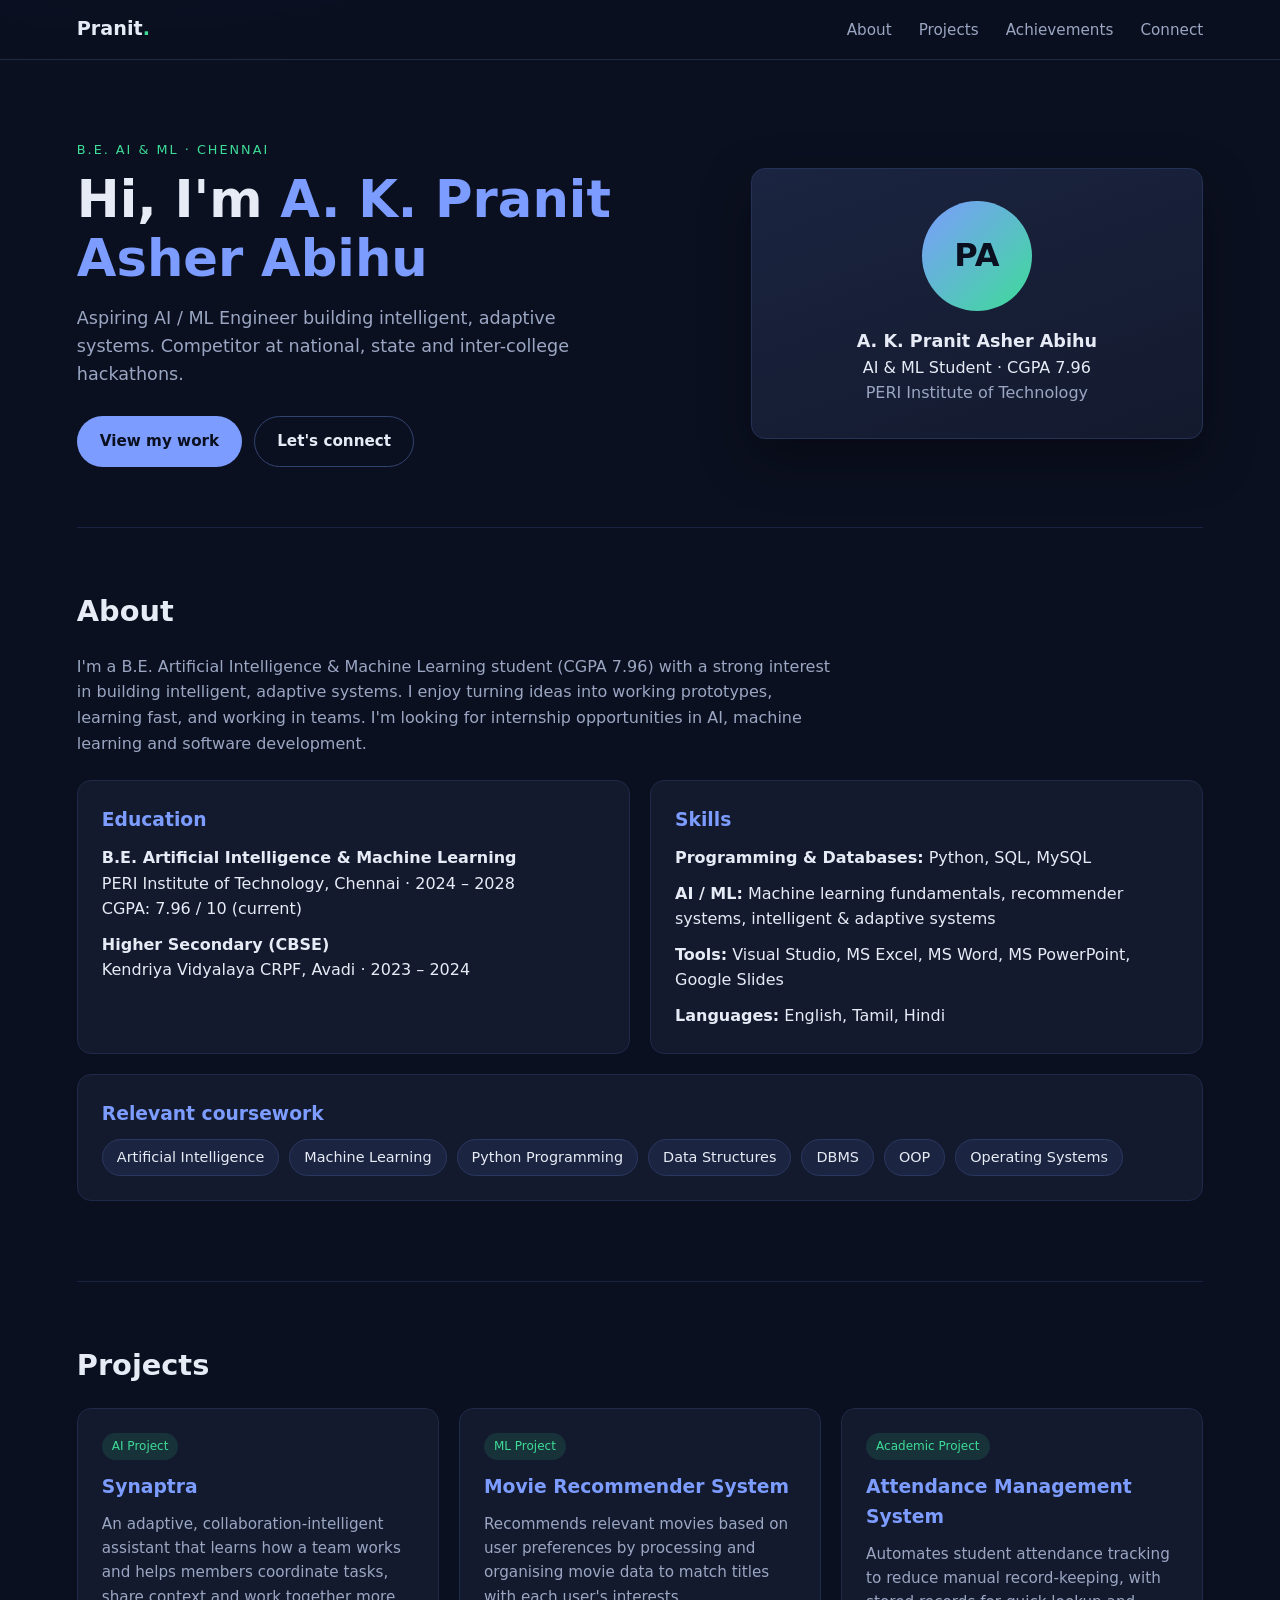
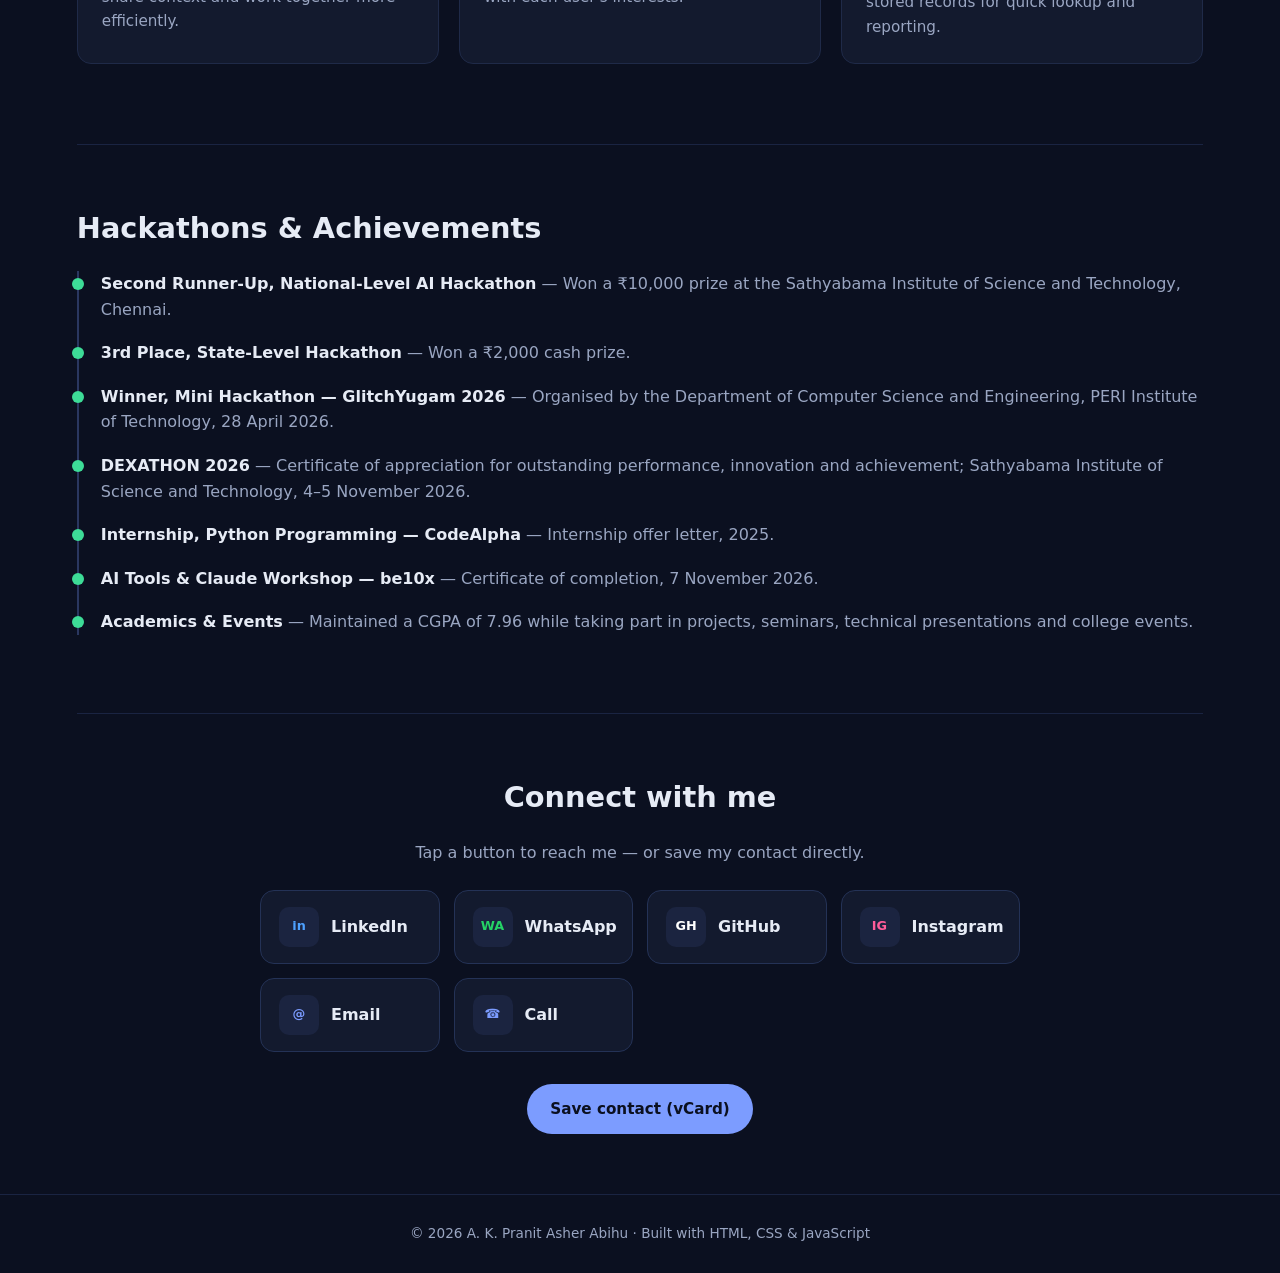
<file: index.html>
<!DOCTYPE html>
<html lang="en">
<head>
  <meta charset="UTF-8" />
  <meta name="viewport" content="width=device-width, initial-scale=1.0" />
  <title>A. K. Pranit Asher Abihu | AI & ML Engineer</title>
  <meta name="description" content="Portfolio and contact links of A. K. Pranit Asher Abihu, B.E. AI & ML student aspiring to be an AI/ML Engineer." />
  <link rel="stylesheet" href="style.css" />
</head>
<body>

  <!-- ============================================================
       EDIT YOUR LINKS HERE — replace the "your-..." parts
       ============================================================ -->
  <script>
    const LINKS = {
      linkedin:  "https://www.linkedin.com/in/pranit-asher-abihu-a-k-",
      github:    "https://github.com/abihuFalca",
      instagram: "https://www.instagram.com/may.be_pranit",
      whatsapp:  "https://wa.me/919445033990",   // country code + number, no + or spaces
      email:     "mailto:akpranit6@gmail.com",
      phone:     "tel:+919445033990"
    };
  </script>

  <header class="topbar">
    <span class="brand">Pranit<span>.</span></span>
    <nav>
      <a href="#about">About</a>
      <a href="#projects">Projects</a>
      <a href="#achievements">Achievements</a>
      <a href="#connect">Connect</a>
    </nav>
  </header>

  <main>
    <!-- HERO -->
    <section class="hero">
      <div class="hero-text">
        <p class="eyebrow">B.E. AI &amp; ML · Chennai</p>
        <h1>Hi, I'm <span class="accent">A. K. Pranit Asher Abihu</span></h1>
        <p class="lead">
          Aspiring AI / ML Engineer building intelligent, adaptive systems.
          Competitor at national, state and inter-college hackathons.
        </p>
        <div class="cta">
          <a class="btn primary" href="#projects">View my work</a>
          <a class="btn ghost" href="#connect">Let's connect</a>
        </div>
      </div>
      <div class="hero-card">
        <div class="avatar">PA</div>
        <h3>A. K. Pranit Asher Abihu</h3>
        <p>AI &amp; ML Student · CGPA 7.96</p>
        <p class="muted">PERI Institute of Technology</p>
      </div>
    </section>

    <!-- ABOUT -->
    <section id="about" class="section">
      <h2>About</h2>
      <p>
        I'm a B.E. Artificial Intelligence &amp; Machine Learning student (CGPA 7.96) with a strong
        interest in building intelligent, adaptive systems. I enjoy turning ideas into working
        prototypes, learning fast, and working in teams. I'm looking for internship opportunities
        in AI, machine learning and software development.
      </p>

      <div class="grid-2">
        <div class="card">
          <h3>Education</h3>
          <p><strong>B.E. Artificial Intelligence &amp; Machine Learning</strong><br />
             PERI Institute of Technology, Chennai · 2024 – 2028<br />
             CGPA: 7.96 / 10 (current)</p>
          <p><strong>Higher Secondary (CBSE)</strong><br />
             Kendriya Vidyalaya CRPF, Avadi · 2023 – 2024</p>
        </div>
        <div class="card">
          <h3>Skills</h3>
          <p><strong>Programming &amp; Databases:</strong> Python, SQL, MySQL</p>
          <p><strong>AI / ML:</strong> Machine learning fundamentals, recommender systems, intelligent &amp; adaptive systems</p>
          <p><strong>Tools:</strong> Visual Studio, MS Excel, MS Word, MS PowerPoint, Google Slides</p>
          <p><strong>Languages:</strong> English, Tamil, Hindi</p>
        </div>
      </div>

      <div class="card">
        <h3>Relevant coursework</h3>
        <div class="tags">
          <span>Artificial Intelligence</span><span>Machine Learning</span><span>Python Programming</span>
          <span>Data Structures</span><span>DBMS</span><span>OOP</span><span>Operating Systems</span>
        </div>
      </div>
    </section>

    <!-- PROJECTS -->
    <section id="projects" class="section">
      <h2>Projects</h2>
      <div class="grid-3">
        <article class="card project">
          <span class="badge">AI Project</span>
          <h3>Synaptra</h3>
          <p>An adaptive, collaboration-intelligent assistant that learns how a team works and helps members
             coordinate tasks, share context and work together more efficiently.</p>
        </article>
        <article class="card project">
          <span class="badge">ML Project</span>
          <h3>Movie Recommender System</h3>
          <p>Recommends relevant movies based on user preferences by processing and organising movie
             data to match titles with each user's interests.</p>
        </article>
        <article class="card project">
          <span class="badge">Academic Project</span>
          <h3>Attendance Management System</h3>
          <p>Automates student attendance tracking to reduce manual record-keeping, with stored records
             for quick lookup and reporting.</p>
        </article>
      </div>
    </section>

    <!-- ACHIEVEMENTS -->
    <section id="achievements" class="section">
      <h2>Hackathons &amp; Achievements</h2>
      <ul class="timeline">
        <li><strong>Second Runner-Up, National-Level AI Hackathon</strong> — Won a ₹10,000 prize at the Sathyabama Institute of Science and Technology, Chennai.</li>
        <li><strong>3rd Place, State-Level Hackathon</strong> — Won a ₹2,000 cash prize.</li>
        <li><strong>Winner, Mini Hackathon — GlitchYugam 2026</strong> — Organised by the Department of Computer Science and Engineering, PERI Institute of Technology, 28 April 2026.</li>
        <li><strong>DEXATHON 2026</strong> — Certificate of appreciation for outstanding performance, innovation and achievement; Sathyabama Institute of Science and Technology, 4–5 November 2026.</li>
        <li><strong>Internship, Python Programming — CodeAlpha</strong> — Internship offer letter, 2025.</li>
        <li><strong>AI Tools &amp; Claude Workshop — be10x</strong> — Certificate of completion, 7 November 2026.</li>
        <li><strong>Academics &amp; Events</strong> — Maintained a CGPA of 7.96 while taking part in projects, seminars, technical presentations and college events.</li>
      </ul>
    </section>

    <!-- CONNECT (also what the NFC card opens) -->
    <section id="connect" class="section connect">
      <h2>Connect with me</h2>
      <p class="muted">Tap a button to reach me — or save my contact directly.</p>

      <div class="links">
        <a class="link-btn linkedin" href="#" data-key="linkedin" target="_blank" rel="noopener">
          <span class="ico">in</span> LinkedIn
        </a>
        <a class="link-btn whatsapp" href="#" data-key="whatsapp" target="_blank" rel="noopener">
          <span class="ico">WA</span> WhatsApp
        </a>
        <a class="link-btn github" href="#" data-key="github" target="_blank" rel="noopener">
          <span class="ico">GH</span> GitHub
        </a>
        <a class="link-btn instagram" href="#" data-key="instagram" target="_blank" rel="noopener">
          <span class="ico">IG</span> Instagram
        </a>
        <a class="link-btn email" href="#" data-key="email">
          <span class="ico">@</span> Email
        </a>
        <a class="link-btn phone" href="#" data-key="phone">
          <span class="ico">☎</span> Call
        </a>
      </div>

      <a class="btn primary save" href="contact.vcf" download="Pranit_Asher_Abihu.vcf">Save contact (vCard)</a>
    </section>
  </main>

  <footer>
    <p>© <span id="year"></span> A. K. Pranit Asher Abihu · Built with HTML, CSS &amp; JavaScript</p>
  </footer>

  <script>
    // Fill every link button from the LINKS config above
    document.querySelectorAll("[data-key]").forEach(a => {
      const key = a.dataset.key;
      if (LINKS[key]) a.href = LINKS[key];
    });
    document.getElementById("year").textContent = new Date().getFullYear();
  </script>
</body>
</html>
</file>
<file: style.css>
:root {
  --bg: #0b1020;
  --panel: #131a2e;
  --panel-2: #1b2440;
  --text: #e6ebf5;
  --muted: #9aa6c2;
  --accent: #7c9cff;
  --accent-2: #3ddc97;
  --radius: 14px;
}

* { box-sizing: border-box; margin: 0; padding: 0; }

html { scroll-behavior: smooth; }

body {
  font-family: "Segoe UI", system-ui, -apple-system, Roboto, Arial, sans-serif;
  background: radial-gradient(1200px 600px at 10% -10%, #1d2c57 0%, transparent 60%), var(--bg);
  color: var(--text);
  line-height: 1.6;
  min-height: 100vh;
}

a { color: var(--accent); text-decoration: none; }
a:hover { text-decoration: underline; }

/* Top bar */
.topbar {
  position: sticky; top: 0; z-index: 10;
  display: flex; justify-content: space-between; align-items: center;
  padding: 14px 6%;
  background: rgba(11, 16, 32, 0.85);
  backdrop-filter: blur(8px);
  border-bottom: 1px solid #1f2a48;
}
.brand { font-weight: 700; font-size: 1.2rem; color: var(--text); }
.brand span { color: var(--accent-2); }
.topbar nav a { color: var(--muted); margin-left: 22px; font-size: 0.95rem; }
.topbar nav a:hover { color: var(--text); text-decoration: none; }

main { padding: 0 6%; }

/* Hero */
.hero {
  display: grid; grid-template-columns: 1.4fr 1fr; gap: 40px;
  align-items: center; padding: 80px 0 60px;
}
.eyebrow { color: var(--accent-2); text-transform: uppercase; letter-spacing: 2px; font-size: 0.8rem; }
.hero h1 { font-size: clamp(2rem, 4.5vw, 3.2rem); line-height: 1.15; margin: 10px 0 16px; }
.accent { color: var(--accent); }
.lead { color: var(--muted); font-size: 1.1rem; max-width: 560px; }
.cta { margin-top: 28px; display: flex; gap: 12px; flex-wrap: wrap; }

.hero-card {
  background: linear-gradient(160deg, var(--panel-2), var(--panel));
  border: 1px solid #243256; border-radius: var(--radius);
  padding: 32px; text-align: center;
  box-shadow: 0 20px 50px rgba(0, 0, 0, 0.35);
}
.avatar {
  width: 110px; height: 110px; margin: 0 auto 16px; border-radius: 50%;
  display: flex; align-items: center; justify-content: center;
  font-size: 2rem; font-weight: 700;
  background: linear-gradient(135deg, var(--accent), var(--accent-2));
  color: #0b1020;
}
.hero-card h3 { font-size: 1.1rem; }
.muted { color: var(--muted); }

/* Buttons */
.btn {
  display: inline-block; padding: 12px 22px; border-radius: 999px;
  font-weight: 600; font-size: 0.95rem; border: 1px solid transparent;
}
.btn:hover { text-decoration: none; transform: translateY(-1px); }
.btn.primary { background: var(--accent); color: #0b1020; }
.btn.ghost { border-color: #334370; color: var(--text); }

/* Sections */
.section { padding: 60px 0; border-top: 1px solid #1a2442; }
.section h2 { font-size: 1.8rem; margin-bottom: 20px; }
.section > p { max-width: 760px; color: var(--muted); margin-bottom: 24px; }

.card {
  background: var(--panel); border: 1px solid #1f2a48;
  border-radius: var(--radius); padding: 24px; margin-bottom: 20px;
}
.card h3 { margin-bottom: 10px; color: var(--accent); }
.card p + p { margin-top: 10px; }

.grid-2 { display: grid; grid-template-columns: repeat(2, 1fr); gap: 20px; margin-top: 24px; }
.grid-3 { display: grid; grid-template-columns: repeat(3, 1fr); gap: 20px; }

.project { display: flex; flex-direction: column; }
.project p { color: var(--muted); font-size: 0.95rem; }
.badge {
  align-self: flex-start; font-size: 0.75rem; padding: 4px 10px; border-radius: 999px;
  background: rgba(61, 220, 151, 0.12); color: var(--accent-2); margin-bottom: 12px;
}

.tags { display: flex; flex-wrap: wrap; gap: 10px; margin-top: 8px; }
.tags span {
  padding: 6px 14px; border-radius: 999px; background: var(--panel-2);
  border: 1px solid #2a3760; font-size: 0.9rem;
}

.timeline { list-style: none; border-left: 2px solid #2a3760; padding-left: 22px; }
.timeline li { margin-bottom: 18px; color: var(--muted); position: relative; }
.timeline li::before {
  content: ""; position: absolute; left: -29px; top: 7px;
  width: 12px; height: 12px; border-radius: 50%; background: var(--accent-2);
}
.timeline strong { color: var(--text); }

/* Connect / NFC page */
.connect { text-align: center; }
.connect > p { margin-left: auto; margin-right: auto; }
.links {
  display: grid; grid-template-columns: repeat(auto-fit, minmax(170px, 1fr));
  gap: 14px; max-width: 760px; margin: 0 auto 28px;
}
.link-btn {
  display: flex; align-items: center; gap: 12px;
  padding: 16px 18px; border-radius: var(--radius);
  background: var(--panel); border: 1px solid #243256;
  color: var(--text); font-weight: 600; transition: transform 0.15s, border-color 0.15s;
}
.link-btn:hover { transform: translateY(-2px); border-color: var(--accent); text-decoration: none; }
.ico {
  display: inline-flex; align-items: center; justify-content: center;
  min-width: 40px; height: 40px; border-radius: 10px;
  background: var(--panel-2); font-size: 0.8rem; color: var(--accent);
}
.linkedin .ico { color: #4ea1ff; }
.whatsapp .ico { color: #25d366; }
.github .ico { color: #ffffff; }
.instagram .ico { color: #ff5c9a; }

.save { margin-top: 4px; }

/* Footer */
footer {
  text-align: center; padding: 28px 6%; color: var(--muted); font-size: 0.85rem;
  border-top: 1px solid #1a2442;
}

/* Responsive */
@media (max-width: 860px) {
  .hero { grid-template-columns: 1fr; padding-top: 48px; }
  .grid-2, .grid-3 { grid-template-columns: 1fr; }
  .topbar nav a { margin-left: 12px; font-size: 0.85rem; }
}
@media (max-width: 480px) {
  .topbar nav a:not([href="#connect"]) { display: none; }
}
</file>
